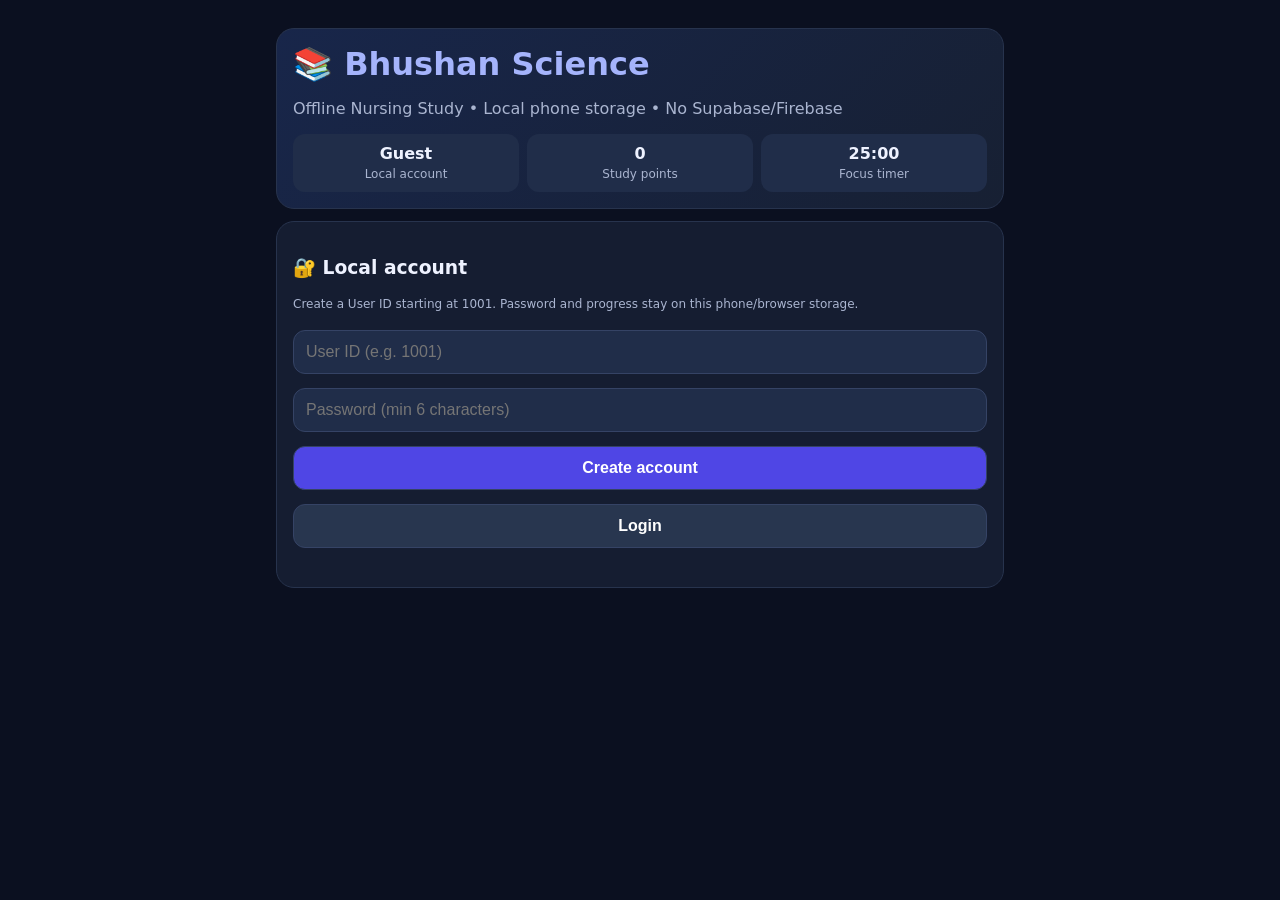
<file: android-app/app/src/main/assets/index.html>
<!doctype html>
<html lang="en"><head><meta charset="utf-8"><meta name="viewport" content="width=device-width,initial-scale=1"><meta name="theme-color" content="#0b1020"><title>Bhushan Science — Offline Nursing Study</title>
<style>
*{box-sizing:border-box}body{margin:0;background:#0b1020;color:#eef2ff;font:16px system-ui;padding:16px;max-width:760px;margin:auto}.hero,.card{background:#151d31;border:1px solid #27334d;border-radius:18px;padding:16px;margin:12px 0}.hero{background:linear-gradient(135deg,#18264a,#172033)}h1{color:#a5b4fc;margin:0}p,.muted{color:#aab5d0}.muted{font-size:12px}button,input,select{width:100%;padding:12px;border-radius:12px;border:1px solid #354365;background:#202d49;color:#fff;margin:7px 0;font-size:16px}button{background:#4f46e5;font-weight:700}.alt{background:#28364f}.stats{display:flex;gap:8px}.stats div{flex:1;text-align:center;padding:10px;background:#202d49;border-radius:12px}.hidden{display:none}.menuGrid{display:grid;grid-template-columns:repeat(2,minmax(0,1fr));gap:8px}.menuGrid button{margin:0}.page h3{margin-top:12px}.q{font-size:18px;font-weight:700}.answer{background:#263650;text-align:left}.good{color:#86efac}.bad{color:#fca5a5}
</style></head><body>
<div class="hero"><h1>📚 Bhushan Science</h1><p>Offline Nursing Study • Local phone storage • No Supabase/Firebase</p><div class="stats"><div><b id="userLabel">Guest</b><br><span class="muted">Local account</span></div><div><b id="points">0</b><br><span class="muted">Study points</span></div><div><b id="timer">25:00</b><br><span class="muted">Focus timer</span></div></div></div>
<section class="card" id="auth"><h3>🔐 Local account</h3><p class="muted">Create a User ID starting at 1001. Password and progress stay on this phone/browser storage.</p><input id="uid" placeholder="User ID (e.g. 1001)" inputmode="numeric"><input id="pass" type="password" placeholder="Password (min 6 characters)"><button onclick="signup()">Create account</button><button class="alt" onclick="login()">Login</button><p id="authMsg"></p></section>
<main id="app" class="hidden">
<section class="card page" id="homePage"><h2>🏠 Home Menu</h2><p>Choose a feature. Each feature opens on its own screen.</p><div class="menuGrid">
<button onclick="showPage('coursePage')">🎓 Course & Topics</button>
<button onclick="showPage('quizPage')">🧠 Quiz Practice</button>
<button onclick="showPage('timerPage')">⏱️ Study Timer</button>
<button onclick="showPage('aiPage')">🤖 MR. Bhushan AI</button>
<button class="alt" onclick="showPage('accountPage')">👤 Account & Progress</button>
</div></section>
<section class="card page hidden" id="coursePage"><button class="alt" onclick="showPage('homePage')">← Back to Home</button><h3>🎓 Course & Topic</h3><select id="course"><option>BSc Nursing — Semester 1</option><option>BSc Nursing — Semester 2</option><option>BSc Nursing — Semester 3</option><option>BSc Nursing — Semester 4</option><option>BSc Nursing — Semester 5</option><option>BSc Nursing — Semester 6</option><option>BSc Nursing — Semester 7</option><option>BSc Nursing — Semester 8</option><option>GNM Nursing — Year 1</option><option>GNM Nursing — Year 2</option><option>GNM Nursing — Year 3</option><option>NORCET preparation</option></select><select id="topic"></select><p class="muted">Topic-focused nursing practice. This is not an official INC question bank.</p><button onclick="showPage('quizPage');nextQ()">Start practice for selected topic</button></section>
<section class="card page hidden" id="quizPage"><button class="alt" onclick="showPage('homePage')">← Back to Home</button><h3>🧠 Nursing Quiz</h3><p id="qCount">Random/topic-wise practice</p><div class="q" id="question">Tap Start quiz to begin.</div><div id="options"></div><p id="feedback"></p><button onclick="nextQ()">Next random question</button></section>
<section class="card page hidden" id="timerPage"><button class="alt" onclick="showPage('homePage')">← Back to Home</button><h3>⏱️ Study Timer</h3><button onclick="startTimer()">Start 25-minute session</button><button class="alt" onclick="resetTimer()">Reset</button><p id="timerMsg" class="muted">Complete a focus session to earn 5 points.</p></section>
<section class="card page hidden" id="aiPage"><button class="alt" onclick="showPage('homePage')">← Back to Home</button><h3>🤖 MR. Bhushan — Offline Reply Engine</h3><p class="muted">Playful reply variations are generated locally on your device.</p><input id="prompt" placeholder="Say something to MR. Bhushan"><button onclick="reply()">Generate reply</button><p id="replyOut"></p></section>
<section class="card page hidden" id="accountPage"><button class="alt" onclick="showPage('homePage')">← Back to Home</button><h3>👤 Account & Progress</h3><p>Local User ID: <b id="accountId"></b></p><p>Total study points: <b id="accountPoints"></b></p><button class="alt" onclick="exportProgress()">Export local progress</button><button class="alt" onclick="logout()">Logout</button><p class="muted">Your account data stays in this phone/browser storage. Password storage is not encrypted in this demo.</p></section>
</main>
<script>
const topics=["Anatomy & Physiology","Fundamentals of Nursing","Nutrition","Microbiology","Psychology","Sociology","Community Health Nursing","Medical-Surgical Nursing","Pharmacology","Pathology","Child Health Nursing","Obstetric & Gynecological Nursing","Mental Health Nursing","Nursing Research","Nursing Management","First Aid & Emergency","Infection Prevention","Vital Signs","NORCET General Nursing"];
const bank=[
["Anatomy & Physiology","Which organ pumps blood through systemic circulation?","Heart",["Liver","Lung","Pancreas"],"The heart propels blood through circulation."],
["Anatomy & Physiology","What is the functional unit of the kidney?","Nephron",["Neuron","Alveolus","Osteon"],"Nephrons filter blood and form urine."],
["Fundamentals of Nursing","Which hand hygiene method is preferred when hands are visibly soiled?","Soap and water",["Alcohol hand rub only","Dry towel only","Gloves alone"],"Visible soil should be removed with soap and water."],
["Fundamentals of Nursing","What is the usual adult resting pulse range?","60–100 beats/min",["20–40 beats/min","110–150 beats/min","150–200 beats/min"],"A typical adult resting range is 60–100 bpm."],
["Nutrition","Which nutrient is the body's primary quick energy source?","Carbohydrates",["Vitamins","Minerals","Water"],"Carbohydrates are a major energy source."],
["Microbiology","Which organism type causes influenza?","Virus",["Bacterium","Fungus","Protozoan"],"Influenza is caused by influenza viruses."],
["Pharmacology","Which route delivers a medicine directly into a vein?","Intravenous",["Intramuscular","Subcutaneous","Oral"],"IV administration enters the venous circulation."],
["Community Health Nursing","Which level emphasizes preventing disease before it occurs?","Primary prevention",["Tertiary prevention","Rehabilitation only","Palliative care"],"Primary prevention aims to prevent onset."],
["Medical-Surgical Nursing","Which measurement is central to assessing oxygen saturation noninvasively?","Pulse oximetry",["Spirometry only","ECG","Glucometer"],"Pulse oximetry estimates peripheral oxygen saturation."],
["Child Health Nursing","Which growth measure is routinely plotted on a child growth chart?","Weight",["Adult shoe size","Hair length","Hand dominance"],"Weight is routinely monitored in child growth assessment."],
["Obstetric & Gynecological Nursing","Which hormone is commonly detected by pregnancy tests?","hCG",["Insulin","Thyroxine","Melatonin"],"Pregnancy tests detect human chorionic gonadotropin."],
["Mental Health Nursing","Therapeutic communication primarily uses which skill?","Active listening",["Interrupting","Judging","Changing the subject"],"Active listening helps establish therapeutic communication."],
["Pathology","Inflammation commonly includes redness, heat, swelling and what?","Pain",["Hair loss","Jaundice","Cyanosis only"],"Pain is a classic cardinal sign of inflammation."],
["First Aid & Emergency","What should a responder first ensure at an emergency scene?","Scene safety",["Crowd closer","Move every patient immediately","Give food"],"Assess scene safety before approaching."],
["Infection Prevention","What is the purpose of PPE in healthcare?","Reduce exposure to hazards",["Replace hand hygiene","Sterilize the room automatically","Treat infection"],"PPE reduces exposure risks; it does not replace hygiene."],
["Vital Signs","Which instrument measures blood pressure?","Sphygmomanometer",["Stethoscope alone","Thermometer","Pulse oximeter"],"A sphygmomanometer measures blood pressure."],
["Nursing Research","Which study design randomly assigns participants to intervention groups?","Randomized controlled trial",["Case report","Cross-sectional survey","Case series"],"Random assignment is a defining feature of an RCT."],
["Nursing Management","Delegation requires the nurse to consider what?","Patient condition and delegatee competence",["Only convenience","Only task duration","Patient room number"],"Safe delegation considers patient needs and worker competence."]
];
const openers=["Arre {x},","Well, {x},","Breaking news, {x}:","Oho {x},","Plot twist, {x}:","Sun {x},","Respectfully, {x},","Science says, {x}:"];
const middles=["focus mode activate kar; excuses ka syllabus bahut lamba hai.","ek chhota step le—progress ko bhi attendance chahiye.","question ko calmly solve kar; panic optional nahi, useful bhi nahi.","revision kar le, memory ko refresh button chahiye.","smart study kar, sirf book ko stare karna training nahi.","tu kar sakta hai; bas notification ko thoda vacation de.","chalo, dimaag ko warm-up dete hain.","consistency ka magic try kar—slow and steady bhi topper move hai."];
const endings=["Chal, next task! 📚","Ab comeback scene hai. ✨","Timer lagayein? ⏱️","No drama, just learning. 🧠","Aaj ka effort future-you ko thank karega. 🙌"];
let state=null,interval=null,left=1500,cur=null,answered=false;
function data(){return JSON.parse(localStorage.getItem("bs_users")||"{}")}function saveUsers(x){localStorage.setItem("bs_users",JSON.stringify(x))}
function signup(){let id=document.getElementById("uid").value.trim(),p=document.getElementById("pass").value;if(!/^\d{4,}$/.test(id)||+id<1001||p.length<6){msg("Use ID 1001+ (4 digits or more) and password ≥6 characters.");return}let u=data();if(u[id]){msg("ID already exists. Login instead.");return}u[id]={password:p,points:0,history:[],created:Date.now()};saveUsers(u);state=id;enter();msg("Account created locally. Keep your password safe.")}
function login(){let id=document.getElementById("uid").value.trim(),p=document.getElementById("pass").value,u=data();if(!u[id]||u[id].password!==p){msg("ID/password does not match.");return}state=id;enter()}
function msg(t){document.getElementById("authMsg").textContent=t}
function enter(){document.getElementById("auth").classList.add("hidden");document.getElementById("app").classList.remove("hidden");document.getElementById("userLabel").textContent=state;paintPoints();fillTopics();nextQ();showPage("homePage")}function showPage(id){document.querySelectorAll("#app .page").forEach(p=>p.classList.add("hidden"));document.getElementById(id).classList.remove("hidden");if(id==="accountPage"){document.getElementById("accountId").textContent=state;document.getElementById("accountPoints").textContent=data()[state].points}}
function logout(){state=null;document.getElementById("app").classList.add("hidden");document.getElementById("auth").classList.remove("hidden");document.getElementById("userLabel").textContent="Guest"}
function fillTopics(){let s=document.getElementById("topic");s.innerHTML=topics.map(x=>'<option>'+x+'</option>').join("")}
function pool(){let t=document.getElementById("topic").value;return bank.filter(q=>q[0]===t); }
function nextQ(){let arr=pool();if(!arr.length)arr=bank;cur=arr[Math.floor(Math.random()*arr.length)];answered=false;document.getElementById("question").textContent=cur[1];document.getElementById("feedback").textContent="";let opts=[cur[2],...cur[3]].sort(()=>Math.random()-.5);document.getElementById("options").innerHTML=opts.map(o=>'<button class="answer" onclick="check(\''+o.replace(/'/g,"\\'")+'\')">'+o+'</button>').join("");document.getElementById("qCount").textContent="Topic: "+cur[0]+" • Random selection"}
function check(o){if(answered)return;answered=true;let ok=o===cur[2];document.getElementById("feedback").innerHTML=(ok?'<span class="good">Correct! +1 point. </span>':'<span class="bad">Not quite. Correct answer: '+cur[2]+'. </span>')+cur[4];let u=data();u[state].points+=ok?1:0;u[state].history.push({topic:cur[0],question:cur[1],correct:ok,at:Date.now()});saveUsers(u);paintPoints()}
function paintPoints(){let u=data();document.getElementById("points").textContent=u[state].points;let ap=document.getElementById("accountPoints");if(ap)ap.textContent=u[state].points}
function startTimer(){if(interval)return;document.getElementById("timerMsg").textContent="Focus session running";interval=setInterval(()=>{left--;document.getElementById("timer").textContent=Math.floor(left/60).toString().padStart(2,"0")+":"+String(left%60).padStart(2,"0");if(left<=0){clearInterval(interval);interval=null;left=1500;let u=data();u[state].points+=5;saveUsers(u);paintPoints();document.getElementById("timerMsg").textContent="Completed! +5 points. Take a short break.";document.getElementById("timer").textContent="25:00"}},1000)}
function resetTimer(){clearInterval(interval);interval=null;left=1500;document.getElementById("timer").textContent="25:00"}
function reply(){let x=document.getElementById("prompt").value.trim()||"student";let a=openers[Math.floor(Math.random()*openers.length)].replace("{x}",x.slice(0,40));let b=middles[Math.floor(Math.random()*middles.length)],c=endings[Math.floor(Math.random()*endings.length)];document.getElementById("replyOut").textContent=a+" "+b+" "+c}
function exportProgress(){let u=data()[state];let blob=new Blob([JSON.stringify({userId:state,points:u.points,history:u.history},null,2)],{type:"application/json"});let a=document.createElement("a");a.href=URL.createObjectURL(blob);a.download="bhushan-progress-"+state+".json";a.click();URL.revokeObjectURL(a.href)}
</script></body></html>
</file>
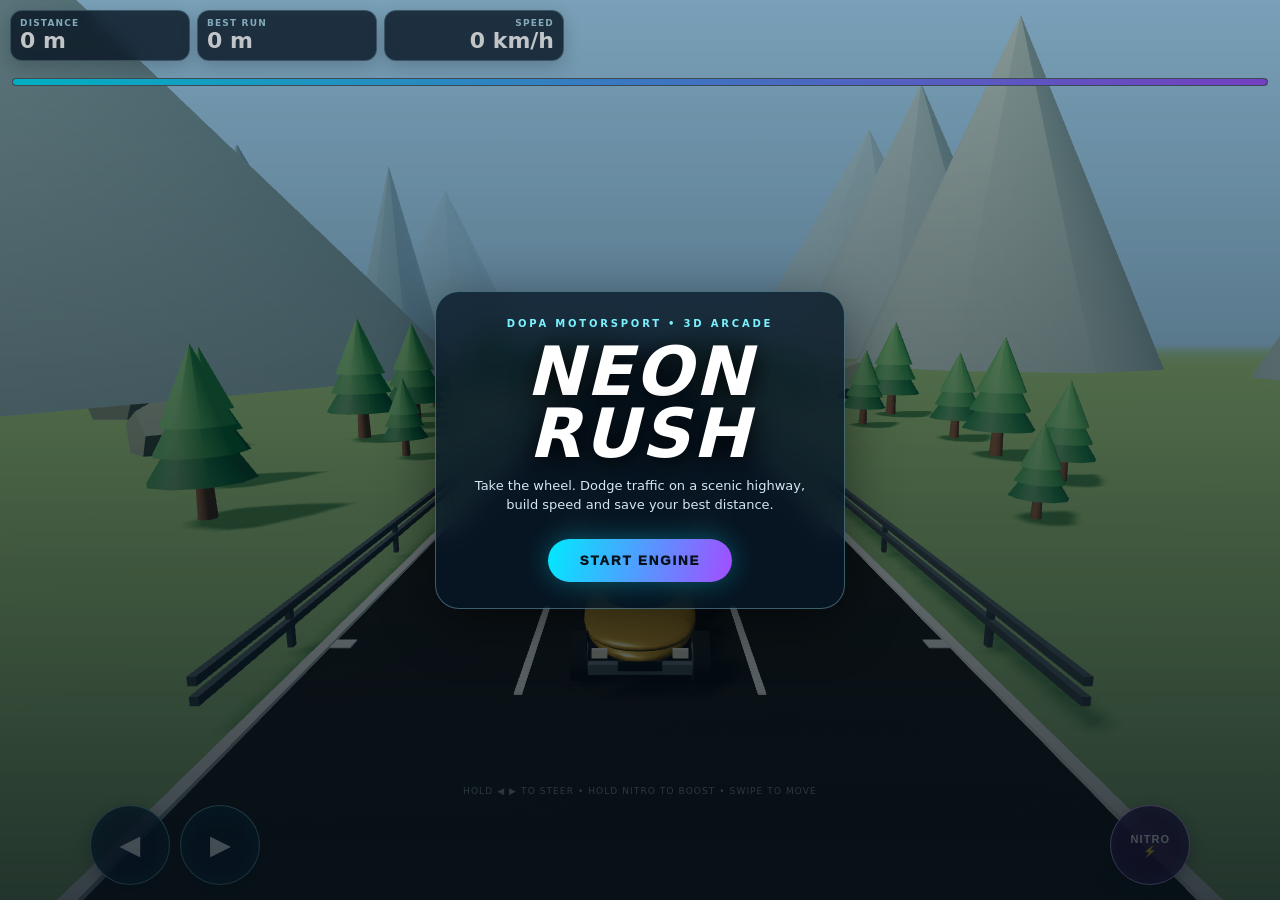
<file: webapp/dopa.html>
<!doctype html>
<html lang="en">
<head>
<meta charset="utf-8">
<meta name="viewport" content="width=device-width,initial-scale=1,maximum-scale=1,user-scalable=no,viewport-fit=cover">
<meta name="theme-color" content="#091522">
<title>DOPA • Neon Rush 3D</title>
<style>
:root{color-scheme:dark}*{box-sizing:border-box;user-select:none;-webkit-user-select:none}html,body{margin:0;width:100%;height:100%;overflow:hidden;background:#091522;color:#fff;font-family:system-ui,-apple-system,Segoe UI,Roboto,sans-serif;touch-action:none}canvas{display:block;width:100%;height:100%;outline:0}.hud{position:absolute;z-index:3;top:max(10px,env(safe-area-inset-top));left:10px;right:10px;display:flex;gap:7px;pointer-events:none}.stat{flex:1;min-width:0;padding:7px 9px;border:1px solid #b8edff48;border-radius:12px;background:#061321c9;backdrop-filter:blur(8px);box-shadow:0 5px 18px #0003}.stat small{display:block;color:#a9d9eb;font-size:9px;font-weight:900;letter-spacing:.13em}.stat b{display:block;font-size:clamp(15px,4vw,22px);font-variant-numeric:tabular-nums;white-space:nowrap}.stat:last-child{text-align:right}#nitro{position:absolute;z-index:3;top:78px;left:12px;right:12px;height:8px;border:1px solid #ffffff44;border-radius:9px;background:#10253a;overflow:hidden}#fill{height:100%;width:100%;background:linear-gradient(90deg,#00eaff,#9e50ff);box-shadow:0 0 14px #00dfff}.controls{position:absolute;z-index:4;left:0;right:0;bottom:max(15px,env(safe-area-inset-bottom));display:flex;align-items:end;justify-content:space-between;padding:0 16px;pointer-events:none}.group{display:flex;gap:10px;pointer-events:auto}.control{width:clamp(62px,17vw,80px);height:clamp(62px,17vw,80px);border:1px solid #a2efff9c;border-radius:50%;background:#06192bdc;color:#fff;font-size:25px;font-weight:900;box-shadow:inset 0 0 16px #00dfff22,0 5px 20px #0005;touch-action:none}.control.down{background:#00bde877;transform:scale(.96)}#boost{border-color:#e4a1ff;background:#321044e8;font-size:11px;letter-spacing:.1em}#tip{position:absolute;z-index:3;bottom:104px;left:0;right:0;text-align:center;color:#d7efff9c;font-size:9px;letter-spacing:.12em;pointer-events:none}#intro{position:absolute;z-index:5;inset:0;display:flex;align-items:center;justify-content:center;padding:24px;text-align:center;background:linear-gradient(180deg,#06121b38,#06121bc9)}#card{width:min(100%,410px);padding:26px 22px;border:1px solid #a2edff55;border-radius:24px;background:#071827c9;backdrop-filter:blur(12px);box-shadow:0 15px 55px #0007}#eyebrow{color:#7cf2ff;font-size:10px;font-weight:900;letter-spacing:.28em}h1{margin:12px 0;font-size:clamp(38px,11vw,68px);font-style:italic;line-height:.9;letter-spacing:.035em;text-shadow:0 5px 24px #000}#message{margin:12px auto;color:#d4e7f3;font-size:13px;line-height:1.5;max-width:340px}#start{margin-top:12px;padding:14px 32px;border:0;border-radius:32px;background:linear-gradient(105deg,#00eaff,#a34dff);color:#06111a;font-weight:1000;letter-spacing:.14em;box-shadow:0 0 26px #00dfff55;touch-action:manipulation}#flash{position:absolute;z-index:2;inset:0;pointer-events:none;opacity:0;background:radial-gradient(ellipse at center,#ffb33c55,#ff174455 65%,transparent 100%)}#flash.hit{animation:hit .42s ease-out}@keyframes hit{0%{opacity:1}100%{opacity:0}}@media(min-width:760px){.controls{padding:0 7vw}.stat{max-width:180px}}
</style>
</head>
<body>
<div class="hud"><div class="stat"><small>DISTANCE</small><b id="distance">0 m</b></div><div class="stat"><small>BEST RUN</small><b id="best">0 m</b></div><div class="stat"><small>SPEED</small><b id="speed">0 km/h</b></div></div>
<div id="nitro"><div id="fill"></div></div><div id="flash"></div>
<div id="intro"><div id="card"><div id="eyebrow">DOPA MOTORSPORT • 3D ARCADE</div><h1 id="headline">NEON<br>RUSH</h1><p id="message">Take the wheel. Dodge traffic on a scenic highway, build speed and save your best distance.</p><button id="start">START ENGINE</button></div></div>
<div class="controls"><div class="group"><button class="control" id="left" aria-label="Steer left">◀</button><button class="control" id="right" aria-label="Steer right">▶</button></div><button class="control" id="boost">NITRO<br>⚡</button></div>
<div id="tip">HOLD ◀ ▶ TO STEER • HOLD NITRO TO BOOST • SWIPE TO MOVE</div>
<script src="./three.min.js"></script>
<script>
(()=>{
'use strict';
const $=id=>document.getElementById(id);
if(!window.THREE){$('message').textContent='The local 3D engine is missing. Reinstall the latest DOPA app.';$('start').disabled=true;return}
const T=window.THREE;
let scene,camera,renderer,clock=new T.Clock(),playing=false,steer=0,steerLeft=false,steerRight=false,boost=false,playerX=0,distance=0,speed=0,nitro=100,best=0,elapsed=0,cameraShake=0;
const traffic=[],scenery=[],barrierSegments=[],sparks=[];
try{best=Number(localStorage.getItem('dopa_3d_best')||0)||0}catch(e){}
$('best').textContent=best+' m';
try{
 scene=new T.Scene();scene.background=new T.Color(0x9ac9e5);scene.fog=new T.Fog(0x9ac9e5,90,310);
 camera=new T.PerspectiveCamera(66,innerWidth/innerHeight,.1,650);camera.position.set(0,5.1,10.8);
 renderer=new T.WebGLRenderer({antialias:true,alpha:false,powerPreference:'high-performance'});
 renderer.setPixelRatio(Math.min(devicePixelRatio||1,1.5));renderer.setSize(innerWidth,innerHeight);renderer.shadowMap.enabled=true;renderer.shadowMap.type=T.PCFSoftShadowMap;renderer.outputColorSpace=T.SRGBColorSpace;renderer.toneMapping=T.ACESFilmicToneMapping;renderer.toneMappingExposure=1.12;
 document.body.insertBefore(renderer.domElement,document.body.firstChild);
}catch(err){$('message').textContent='This device could not start WebGL 3D graphics. Try a device with WebGL support.';$('start').disabled=true;return}
scene.add(new T.HemisphereLight(0xd9efff,0x536044,2.0));
const sun=new T.DirectionalLight(0xfff0d5,3.2);sun.position.set(-35,55,25);sun.castShadow=true;sun.shadow.mapSize.set(1024,1024);sun.shadow.camera.left=-48;sun.shadow.camera.right=48;sun.shadow.camera.top=72;sun.shadow.camera.bottom=-72;scene.add(sun);
const mat=(color,rough=.65,metal=0,extra={})=>new T.MeshStandardMaterial({color,roughness:rough,metalness:metal,...extra});
const asphalt=mat(0x343a40,.94),lanePaint=mat(0xf4f0dc,.58),grass=mat(0x638b50,1),rubber=mat(0x11151a,.96),chrome=mat(0xb9c7ce,.24,.82),glass=mat(0x17364a,.16,.52,{transparent:true,opacity:.92}),barrierMetal=mat(0x8798a3,.34,.78);
const box=(parent,x,y,z,sx,sy,sz,material)=>{const m=new T.Mesh(new T.BoxGeometry(sx,sy,sz),material);m.position.set(x,y,z);m.castShadow=true;m.receiveShadow=true;parent.add(m);return m};
// Procedural road grain is generated locally; no network textures are needed.
const roadCanvas=document.createElement('canvas');roadCanvas.width=roadCanvas.height=512;
const roadCtx=roadCanvas.getContext('2d');roadCtx.fillStyle='#343a40';roadCtx.fillRect(0,0,512,512);
for(let i=0;i<12000;i++){const q=40+Math.random()*55;roadCtx.fillStyle='rgba('+q+','+q+','+q+',.16)';roadCtx.fillRect(Math.random()*512,Math.random()*512,1+Math.random()*2,1+Math.random()*2)}
const roadTex=new T.CanvasTexture(roadCanvas);roadTex.wrapS=roadTex.wrapT=T.RepeatWrapping;roadTex.repeat.set(2,18);roadTex.colorSpace=T.SRGBColorSpace;asphalt.map=roadTex;asphalt.needsUpdate=true;
function buildCar(color,isPlayer){
 const g=new T.Group(),paint=mat(color,.26,.68),darkGlass=mat(0x132c3d,.16,.5),rubberMat=rubber,wheels=[];
 // Rounded body shell, bonnet, rear deck and roof.
 const shell=new T.Mesh(new T.SphereGeometry(1,28,18),paint);shell.scale.set(.91,.29,1.78);shell.position.y=.62;shell.castShadow=true;shell.receiveShadow=true;g.add(shell);
 const hood=new T.Mesh(new T.SphereGeometry(1,24,14),paint);hood.scale.set(.78,.17,.73);hood.position.set(0,.76,.98);hood.castShadow=true;g.add(hood);
 const rearDeck=new T.Mesh(new T.SphereGeometry(1,20,12),paint);rearDeck.scale.set(.78,.16,.48);rearDeck.position.set(0,.76,-1.25);g.add(rearDeck);
 const cabin=new T.Mesh(new T.SphereGeometry(1,24,16),darkGlass);cabin.scale.set(.65,.34,.82);cabin.position.set(0,.99,-.2);cabin.castShadow=true;g.add(cabin);
 box(g,0,1.22,-.22,.88,.09,.68,paint);
 // Front/rear bumpers, grille and lights.
 box(g,0,.49,1.72,1.45,.15,.12,chrome);box(g,0,.55,1.79,.62,.13,.035,mat(0x141c22,.48,.35));
 for(const x of [-.57,.57]){box(g,x,.69,1.68,.22,.12,.08,mat(0xfff4d1,.2,.15,{emissive:0x493b19}));box(g,x,.68,-1.68,.24,.13,.08,mat(0xff304c,.22,.1,{emissive:0x4a0010}))}
 // Side mirrors.
 for(const x of [-.78,.78])box(g,x,.96,-.15,.17,.11,.2,paint);
 // Four tyres with metallic hubs.
 const tyreGeo=new T.CylinderGeometry(.36,.36,.24,24),rimGeo=new T.CylinderGeometry(.205,.205,.25,20),hubGeo=new T.CylinderGeometry(.085,.085,.26,16);
 for(const x of [-.9,.9])for(const z of [-1.13,1.12]){
  const tyre=new T.Mesh(tyreGeo,rubberMat);tyre.rotation.z=Math.PI/2;tyre.position.set(x,.38,z);tyre.castShadow=true;g.add(tyre);
  const rim=new T.Mesh(rimGeo,chrome);rim.rotation.z=Math.PI/2;rim.position.copy(tyre.position);g.add(rim);
  const hub=new T.Mesh(hubGeo,mat(0x36434d,.25,.85));hub.rotation.z=Math.PI/2;hub.position.copy(tyre.position);g.add(hub);wheels.push(tyre,rim,hub);
 }
 // Rear spoiler and subtle side skirts.
 box(g,-.58,.9,-1.52,.08,.24,.08,chrome);box(g,.58,.9,-1.52,.08,.24,.08,chrome);box(g,0,1.02,-1.55,1.34,.08,.28,paint);
 box(g,0,.39,0,1.5,.09,2.5,mat(0x171d23,.78,.3));
 const flames=[];
 for(const x of [-.43,.43]){const flameMat=new T.MeshBasicMaterial({color:0x33dfff,transparent:true,opacity:.9});const flame=new T.Mesh(new T.ConeGeometry(.17,.95,10),flameMat);flame.rotation.x=-Math.PI/2;flame.position.set(x,.48,-1.92);flame.visible=false;g.add(flame);flames.push(flame)}
 if(isPlayer){
  const torso=new T.Mesh(new T.SphereGeometry(1,14,10),mat(0x253c52,.75));torso.scale.set(.2,.25,.2);torso.position.set(0,1.08,-.22);g.add(torso);
  const helmet=new T.Mesh(new T.SphereGeometry(.2,20,14),mat(0xf4c542,.28,.25));helmet.position.set(0,1.38,-.22);helmet.castShadow=true;g.add(helmet);
  const visor=new T.Mesh(new T.SphereGeometry(.145,16,10),mat(0x102a40,.12,.55));visor.scale.set(1,.55,.6);visor.position.set(0,1.39,-.075);g.add(visor);
 }
 g.userData={wheels,flames,paint};scene.add(g);return g;
}
const player=buildCar(0xffb92f,true);player.position.set(0,0,0);
const roadGroup=new T.Group();scene.add(roadGroup);
const roadGeo=new T.PlaneGeometry(10.5,280,1,40);roadGeo.rotateX(-Math.PI/2);const roadMesh=new T.Mesh(roadGeo,asphalt);roadMesh.position.z=-100;roadMesh.receiveShadow=true;roadGroup.add(roadMesh);
for(const side of [-1,1]){const edge=new T.Mesh(new T.BoxGeometry(.18,.06,280),mat(0xd1d0c5,.7));edge.position.set(side*5.2,.03,-100);roadGroup.add(edge)}
for(const lane of [-1.75,1.75])for(let i=0;i<36;i++){const mark=new T.Mesh(new T.BoxGeometry(.12,.025,3.2),lanePaint);mark.position.set(lane,.025,-i*7.5);roadGroup.add(mark)}
// Two alternating guardrail sections keep the roadside continuous while scrolling.
function makeBarrierSection(z){const group=new T.Group();for(const side of [-1,1]){
 for(let i=0;i<56;i++){const post=box(group,side*5.78,.36,-i*5,.09,.72,.12,barrierMetal);post.castShadow=true;const reflector=box(group,side*5.84,.57,-i*5,.025,.13,.035,mat(0xffd88a,.25,.05,{emissive:0x4b2b00}));}
 for(const y of [.42,.7]){const beam=new T.Mesh(new T.BoxGeometry(.12,.13,280),barrierMetal);beam.position.set(side*5.78,y,-137.5);beam.castShadow=true;group.add(beam)}
 }group.position.z=z;scene.add(group);barrierSegments.push(group)}
makeBarrierSection(0);makeBarrierSection(-280);
for(let i=0;i<40;i++)for(const side of [-1,1]){const strip=new T.Mesh(new T.BoxGeometry(.34,.025,.28),mat(0xc6c9c6,.82));strip.position.set(side*4.92,.035,-i*7.5);roadGroup.add(strip)}
const ground=new T.Mesh(new T.PlaneGeometry(800,800),grass);ground.rotation.x=-Math.PI/2;ground.position.y=-.13;ground.receiveShadow=true;scene.add(ground);
function makeTree(x,z,s){const g=new T.Group(),trunk=new T.Mesh(new T.CylinderGeometry(.13*s,.19*s,1.6*s,9),mat(0x70503a));trunk.position.y=.8*s;trunk.castShadow=true;g.add(trunk);for(let j=0;j<3;j++){const crown=new T.Mesh(new T.ConeGeometry((1.02-j*.16)*s,1.65*s,10),mat([0x286440,0x397a48,0x4b8e54][j]));crown.position.y=(1.65+j*.57)*s;crown.castShadow=true;g.add(crown)}g.position.set(x,0,z);scene.add(g);scenery.push(g)}
for(let i=0;i<58;i++){const z=-i*5-8;makeTree(-8.5-Math.random()*8,z,.65+Math.random()*1.15);makeTree(8.5+Math.random()*8,z,.65+Math.random()*1.15)}
for(let i=0;i<36;i++){const rock=new T.Mesh(new T.DodecahedronGeometry(1+Math.random()*3,0),mat(0x778477,.96));rock.position.set((Math.random()<.5?-1:1)*(17+Math.random()*35),.6,-i*13-20);rock.rotation.set(Math.random(),Math.random(),Math.random());rock.castShadow=true;scene.add(rock);scenery.push(rock)}
for(let i=0;i<20;i++){const mountain=new T.Mesh(new T.ConeGeometry(17+Math.random()*25,38+Math.random()*36,8),mat(i%2?0x819b9d:0x718c91,1));mountain.position.set((i%2?1:-1)*(48+Math.random()*75),14+Math.random()*15,-i*22-35);mountain.rotation.y=Math.random()*1.5;scene.add(mountain)}
const rivalColors=[0xe43b58,0x21ad83,0x4789df,0xe7e9ec,0xff812d,0x9256d9];
function spawnTraffic(){const lane=[-3.2,0,3.2][Math.floor(Math.random()*3)],z=-105-Math.random()*38,car=buildCar(rivalColors[Math.floor(Math.random()*rivalColors.length)],false);car.scale.setScalar(.86);car.position.set(lane,0,z);traffic.push({car,z,lane,otherSpeed:14+Math.random()*9+Math.min(elapsed*.08,8)})}
const sparkGeo=new T.SphereGeometry(.075,8,6);
function burst(){for(let i=0;i<28;i++){const material=new T.MeshBasicMaterial({color:i%3===0?0xffef86:(i%3===1?0xff8138:0x5deaff),transparent:true,opacity:1});const p=new T.Mesh(sparkGeo,material);p.position.set(player.position.x,1,0);scene.add(p);sparks.push({mesh:p,vx:(Math.random()-.5)*13,vy:Math.random()*9+1,vz:(Math.random()-.5)*10,life:.65+Math.random()*.55})}}
function endRace(){if(!playing)return;playing=false;boost=false;cameraShake=.55;burst();$('flash').classList.remove('hit');void $('flash').offsetWidth;$('flash').classList.add('hit');if(Math.floor(distance)>best){best=Math.floor(distance);try{localStorage.setItem('dopa_3d_best',String(best))}catch(e){}$('best').textContent=best+' m'}$('headline').innerHTML='RACE<br>OVER';$('message').textContent='Distance '+Math.floor(distance)+' m • Best '+best+' m';$('start').textContent='RACE AGAIN';$('intro').style.display='flex'}
function startRace(){traffic.forEach(o=>scene.remove(o.car));traffic.length=0;sparks.forEach(p=>scene.remove(p.mesh));sparks.length=0;playing=true;distance=0;elapsed=0;speed=0;nitro=100;playerX=0;steer=0;steerLeft=steerRight=boost=false;player.position.set(0,0,0);player.rotation.set(0,0,0);$('distance').textContent='0 m';$('speed').textContent='0 km/h';$('fill').style.width='100%';$('headline').innerHTML='NEON<br>RUSH';$('start').textContent='START ENGINE';$('intro').style.display='none';clock.start()}
$('start').addEventListener('click',startRace);
function refreshSteer(){steer=(steerRight?1:0)-(steerLeft?1:0)}
function holdButton(id,onDown,onUp){const b=$(id);b.addEventListener('pointerdown',e=>{e.preventDefault();if(b.setPointerCapture)b.setPointerCapture(e.pointerId);onDown();b.classList.add('down')});const release=e=>{if(e)e.preventDefault();onUp();b.classList.remove('down')};['pointerup','pointercancel','lostpointercapture'].forEach(name=>b.addEventListener(name,release))}
holdButton('left',()=>{steerLeft=true;refreshSteer()},()=>{steerLeft=false;refreshSteer()});
holdButton('right',()=>{steerRight=true;refreshSteer()},()=>{steerRight=false;refreshSteer()});
holdButton('boost',()=>{boost=true},()=>{boost=false});
addEventListener('keydown',e=>{if(e.key==='ArrowLeft'||e.key.toLowerCase()==='a'){steerLeft=true;refreshSteer()}if(e.key==='ArrowRight'||e.key.toLowerCase()==='d'){steerRight=true;refreshSteer()}if(e.key===' '||e.key==='Shift')boost=true;if(e.key==='Enter'&&!playing)startRace()});
addEventListener('keyup',e=>{if(e.key==='ArrowLeft'||e.key.toLowerCase()==='a'){steerLeft=false;refreshSteer()}if(e.key==='ArrowRight'||e.key.toLowerCase()==='d'){steerRight=false;refreshSteer()}if(e.key===' '||e.key==='Shift')boost=false});
let swipeX=null;renderer.domElement.addEventListener('pointerdown',e=>{swipeX=e.clientX});renderer.domElement.addEventListener('pointermove',e=>{if(swipeX!==null&&playing){playerX=T.MathUtils.clamp(playerX+(e.clientX-swipeX)/innerWidth*8.5,-4.3,4.3);swipeX=e.clientX}});['pointerup','pointercancel','lostpointercapture'].forEach(n=>renderer.domElement.addEventListener(n,()=>swipeX=null));
function updateSparks(dt){for(let i=sparks.length-1;i>=0;i--){const p=sparks[i];p.life-=dt;p.vy-=12*dt;p.mesh.position.x+=p.vx*dt;p.mesh.position.y+=p.vy*dt;p.mesh.position.z+=p.vz*dt;p.mesh.material.opacity=Math.max(0,p.life);if(p.life<=0){scene.remove(p.mesh);p.mesh.material.dispose();sparks.splice(i,1)}}}
function tick(){requestAnimationFrame(tick);const dt=Math.min(clock.getDelta()||.016,.05);updateSparks(dt);
 if(playing){
  elapsed+=dt;const base=28+Math.min(elapsed*.36,22),usingBoost=boost&&nitro>0;const target=base+(usingBoost?13:0);speed=T.MathUtils.lerp(speed,target,dt*1.7);
  distance+=speed*dt*.78;nitro=T.MathUtils.clamp(nitro+(usingBoost?-25:8)*dt,0,100);
  playerX=T.MathUtils.clamp(playerX+steer*dt*5.4,-4.3,4.3);player.position.x=playerX;player.rotation.z=T.MathUtils.lerp(player.rotation.z,-steer*.12,dt*6);player.rotation.y=T.MathUtils.lerp(player.rotation.y,-playerX*.025,dt*3);
  player.userData.wheels.forEach(w=>{w.rotation.x-=speed*dt*1.8});player.userData.flames.forEach(f=>{f.visible=usingBoost;f.scale.setScalar(usingBoost?.8+Math.random()*.55:.01)});
  roadGroup.position.z=(roadGroup.position.z+speed*dt)%7.5;
  barrierSegments.forEach(g=>{g.position.z+=speed*dt;if(g.position.z>18){const other=barrierSegments.find(x=>x!==g);g.position.z=other.position.z-280}});
  scenery.forEach(o=>{o.position.z+=speed*dt;if(o.position.z>18)o.position.z=-280-Math.random()*25});
  if(traffic.length<8&&Math.random()<dt*(.42+Math.min(elapsed*.012,.9)))spawnTraffic();
  for(let i=traffic.length-1;i>=0;i--){const o=traffic[i];o.z+=(speed-o.otherSpeed)*dt;o.car.position.z=o.z;o.car.userData.wheels.forEach(w=>{w.rotation.x-=o.otherSpeed*dt*1.7});if(o.z>20){scene.remove(o.car);traffic.splice(i,1);continue}if(Math.abs(o.z)<2.8&&Math.abs(o.lane-playerX)<1.72){endRace();break}}
  $('distance').textContent=Math.floor(distance)+' m';$('speed').textContent=Math.floor(speed*3.6)+' km/h';$('fill').style.width=nitro+'%';
 }
 const desiredX=player.position.x*.22;camera.position.x=T.MathUtils.lerp(camera.position.x,desiredX,dt*2.6);camera.position.y=T.MathUtils.lerp(camera.position.y,5.15+(boost?.32:0),dt*2);camera.position.z=10.8;camera.lookAt(player.position.x*.14,1.08,-13);
 if(cameraShake>0){cameraShake=Math.max(0,cameraShake-dt);camera.position.x+=(Math.random()-.5)*cameraShake;camera.position.y+=(Math.random()-.5)*cameraShake}
 renderer.render(scene,camera);
}
tick();
addEventListener('resize',()=>{camera.aspect=innerWidth/innerHeight;camera.updateProjectionMatrix();renderer.setSize(innerWidth,innerHeight);renderer.setPixelRatio(Math.min(devicePixelRatio||1,1.5))});
})();
</script>
</body></html>
</file>
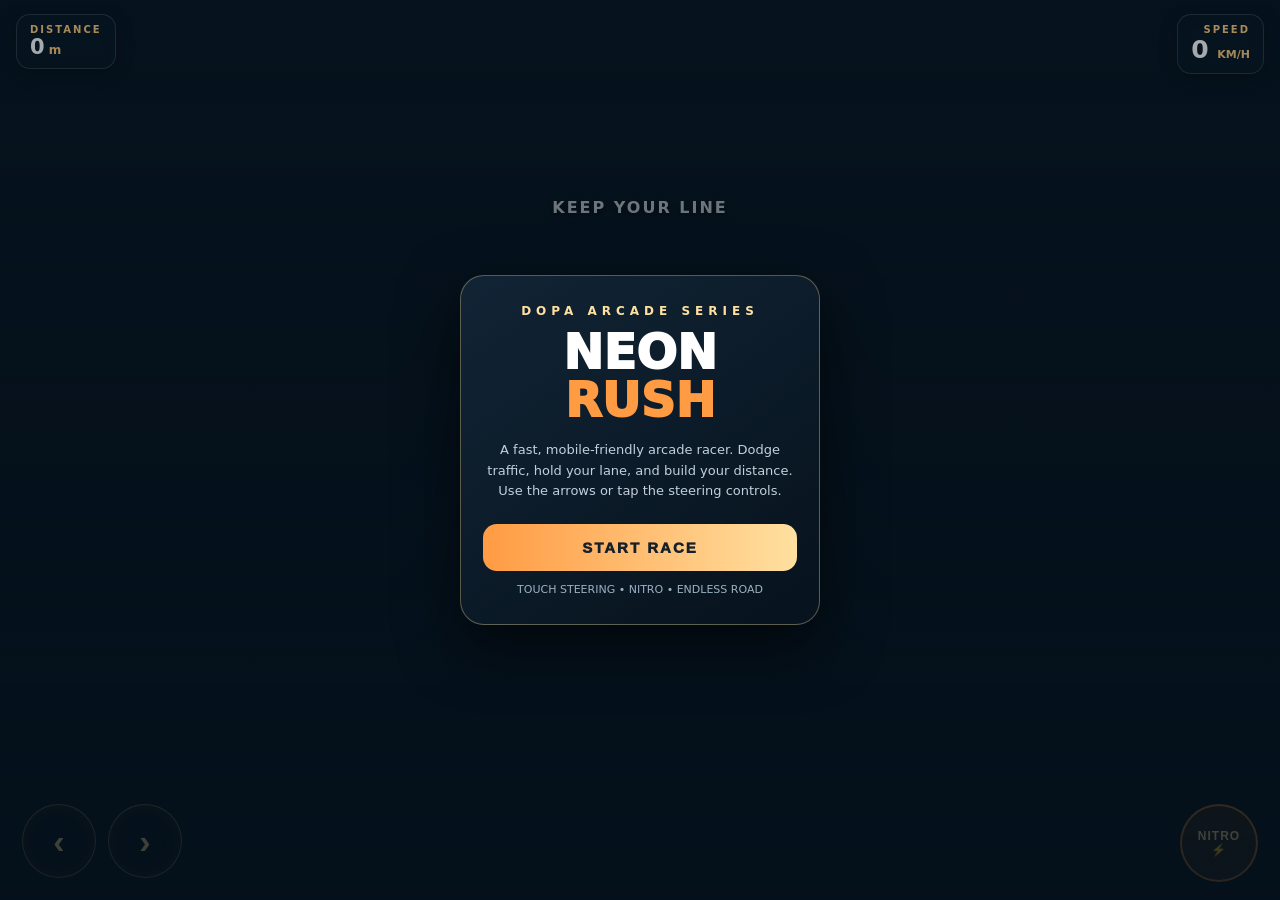
<file: dopa-racing/web/racing.html>
<!doctype html>
<html lang="en">
<head>
<meta charset="utf-8">
<meta name="viewport" content="width=device-width,initial-scale=1,maximum-scale=1,user-scalable=no">
<meta name="theme-color" content="#07131e">
<title>DOPA Racing 3D — Neon Rush</title>
<style>
:root{--gold:#ffe0a0;--orange:#ff9b43;--ink:#07131e}
*{box-sizing:border-box}html,body{margin:0;width:100%;height:100%;overflow:hidden;background:var(--ink);font-family:system-ui,-apple-system,Segoe UI,Roboto,sans-serif;touch-action:none}
canvas{display:block;width:100%;height:100%}
#hud{position:absolute;inset:0;pointer-events:none;color:#fff}
.top{display:flex;justify-content:space-between;align-items:flex-start;padding:calc(env(safe-area-inset-top) + 14px) 16px 0}
.pill{background:#081723c9;border:1px solid #ffffff26;border-radius:14px;padding:9px 13px;backdrop-filter:blur(8px);box-shadow:0 5px 18px #0005}
.small{font-size:10px;letter-spacing:2px;color:#ffcc7b;font-weight:800}.value{font-size:21px;font-weight:900;font-variant-numeric:tabular-nums}
#speed{font-size:25px}
#hint{position:absolute;top:22%;left:50%;transform:translateX(-50%);text-align:center;font-weight:800;letter-spacing:2px;text-shadow:0 2px 8px #000;opacity:.75}
#controls{position:absolute;bottom:calc(env(safe-area-inset-bottom) + 18px);left:0;right:0;display:flex;justify-content:space-between;padding:0 22px;pointer-events:auto}
.steer{width:74px;height:74px;border-radius:50%;border:1px solid #ffe0a066;background:#07131e99;color:#ffe0a0;font-size:34px;font-weight:900;box-shadow:inset 0 0 18px #ff9b4320;touch-action:none}
#boost{width:78px;height:78px;border-radius:50%;border:2px solid #ff9b43aa;background:#ff9b4324;color:#ffe0a0;font-size:12px;font-weight:900;letter-spacing:1px}
#overlay{position:absolute;inset:0;display:grid;place-items:center;background:linear-gradient(#04101a55,#04101acc);padding:20px}
.panel{max-width:360px;width:100%;text-align:center;padding:28px 22px;border:1px solid #ffe0a055;border-radius:24px;background:linear-gradient(145deg,#122638f2,#07131ef5);box-shadow:0 20px 60px #0009}
.logo{font-size:12px;letter-spacing:5px;color:var(--gold);font-weight:900}.title{font-size:clamp(32px,9vw,48px);font-weight:1000;line-height:1;color:white;margin:10px 0}.title span{color:var(--orange)}
.desc{color:#c2d0dc;font-size:13px;line-height:1.6;margin:16px 0 22px}
.action{width:100%;border:0;border-radius:14px;padding:15px;background:linear-gradient(90deg,#ff9b43,#ffe0a0);color:#17202a;font-weight:1000;letter-spacing:2px;font-size:15px}
#sub{font-size:11px;color:#9cb0c1;margin-top:12px}
.hidden{display:none!important}
</style>
</head>
<body>
<canvas id="game"></canvas>
<div id="hud">
 <div class="top">
  <div class="pill"><div class="small">DISTANCE</div><div class="value"><span id="distance">0</span><span style="font-size:12px;color:#ffcc7b"> m</span></div></div>
  <div class="pill" style="text-align:right"><div class="small">SPEED</div><div class="value" id="speed">0 <span style="font-size:11px;color:#ffcc7b">KM/H</span></div></div>
 </div>
 <div id="hint">KEEP YOUR LINE</div>
 <div id="controls">
  <div style="display:flex;gap:12px"><button class="steer" id="left" aria-label="Steer left">‹</button><button class="steer" id="right" aria-label="Steer right">›</button></div>
  <button id="boost">NITRO<br>⚡</button>
 </div>
</div>
<div id="overlay">
 <div class="panel">
  <div class="logo">DOPA ARCADE SERIES</div>
  <div class="title">NEON <span>RUSH</span></div>
  <div class="desc" id="message">A fast, mobile-friendly arcade racer. Dodge traffic, hold your lane, and build your distance. Use the arrows or tap the steering controls.</div>
  <button class="action" id="start">START RACE</button>
  <div id="sub">TOUCH STEERING • NITRO • ENDLESS ROAD</div>
 </div>
</div>
<script>
(()=>{"use strict";
const canvas=document.getElementById("game"),ctx=canvas.getContext("2d");
const $=id=>document.getElementById(id);
let W=0,H=0,dpr=1,playing=false,crashed=false,playerX=0,speed=0,baseSpeed=0.42,dist=0,score=0,spawnClock=0,nitro=0,steer=0,last=0,traffic=[],roadPhase=0;
function resize(){dpr=Math.min(window.devicePixelRatio||1,2);W=innerWidth;H=innerHeight;canvas.width=Math.floor(W*dpr);canvas.height=Math.floor(H*dpr);ctx.setTransform(dpr,0,0,dpr,0,0)}
addEventListener("resize",resize);resize();
const clamp=(v,a,b)=>Math.max(a,Math.min(b,v));
function roadAt(z){const horizon=H*.32,depth=H*.72;const y=horizon+z*z*depth;const half=W*(.08+.44*z);const curve=Math.sin(roadPhase+z*2.2)*W*.045*z;return {y,half,cx:W*.5+curve}}
function polygon(points,fill,stroke){ctx.beginPath();points.forEach((p,i)=>i?ctx.lineTo(p.x,p.y):ctx.moveTo(p.x,p.y));ctx.closePath();if(fill) {ctx.fillStyle=fill;ctx.fill()}if(stroke){ctx.strokeStyle=stroke;ctx.stroke()}}
function drawBackground(dt){const sky=ctx.createLinearGradient(0,0,0,H*.55);sky.addColorStop(0,"#081522");sky.addColorStop(.65,"#34465b");sky.addColorStop(1,"#f0a36b");ctx.fillStyle=sky;ctx.fillRect(0,0,W,H);
const sunX=W*.72,sunY=H*.25;const glow=ctx.createRadialGradient(sunX,sunY,2,sunX,sunY,W*.22);glow.addColorStop(0,"#ffe0a0aa");glow.addColorStop(1,"#ffe0a000");ctx.fillStyle=glow;ctx.fillRect(0,0,W,H*.55);
ctx.fillStyle="#162b3b";for(let i=0;i<22;i++){let x=(i/21)*W;let bh=H*(.05+((i*17)%13)/180);polygon([{x,y:H*.32},{x:x+W*.035,y:H*.32-bh},{x:x+W*.07,y:H*.32}],"#203447")}
const ground=ctx.createLinearGradient(0,H*.32,0,H);ground.addColorStop(0,"#33463b");ground.addColorStop(1,"#111f1a");ctx.fillStyle=ground;ctx.fillRect(0,H*.32,W,H*.68)}
function drawRoad(){const strips=90;for(let i=0;i<strips;i++){const z0=i/strips,z1=(i+1)/strips,a=roadAt(z0),b=roadAt(z1);const stripe=(Math.floor((dist*.06)+i/3)%2)===0;polygon([{x:a.cx-a.half,y:a.y},{x:a.cx+a.half,y:a.y},{x:b.cx+b.half,y:b.y},{x:b.cx-b.half,y:b.y}],stripe?"#343b43":"#2d343c");
const curb=stripe?"#f1d7b1":"#d25a4a";const w0=Math.max(1,W*.008*z0),w1=Math.max(1,W*.008*z1);polygon([{x:a.cx-a.half-w0,y:a.y},{x:a.cx-a.half,y:a.y},{x:b.cx-b.half,y:b.y},{x:b.cx-b.half-w1,y:b.y}],curb);polygon([{x:a.cx+a.half,y:a.y},{x:a.cx+a.half+w0,y:a.y},{x:b.cx+b.half+w1,y:b.y},{x:b.cx+b.half,y:b.y}],curb)}
for(let lane=1;lane<=2;lane++){for(let i=0;i<20;i++){let z=((i/20+dist*.018)%1);if(z<.02)continue;const a=roadAt(z),b=roadAt(Math.min(1,z+.025));const x0=a.cx-a.half+(a.half*2*lane/3),x1=b.cx-b.half+(b.half*2*lane/3);const width=Math.max(1.2,W*.004*z);polygon([{x:x0-width,y:a.y},{x:x0+width,y:a.y},{x:x1+width,y:b.y},{x:x1-width,y:b.y}], "#d6dbe0aa")}}
function carShape(x,y,w,h,color,isPlayer){ctx.save();ctx.translate(x,y);ctx.shadowColor=isPlayer?"#ff9b43":"#000";ctx.shadowBlur=isPlayer?16:6;
polygon([{x:-w*.43,y:h*.45},{x:-w*.5,y:h*.05},{x:-w*.34,y:-h*.38},{x:-w*.2,y:-h*.5},{x:w*.2,y:-h*.5},{x:w*.34,y:-h*.38},{x:w*.5,y:h*.05},{x:w*.43,y:h*.45}],color);
ctx.shadowBlur=0;polygon([{x:-w*.28,y:-h*.2},{x:-w*.18,y:-h*.4},{x:w*.18,y:-h*.4},{x:w*.28,y:-h*.2}], "#9fc1d0");polygon([{x:-w*.31,y:h*.05},{x:w*.31,y:h*.05},{x:w*.28,y:-h*.13},{x:-w*.28,y:-h*.13}],"#152c3c");
ctx.fillStyle="#ffe7b1";ctx.fillRect(-w*.38,h*.27,w*.18,h*.07);ctx.fillRect(w*.2,h*.27,w*.18,h*.07);ctx.fillStyle="#e44e45";ctx.fillRect(-w*.39,-h*.46,w*.15,h*.07);ctx.fillRect(w*.24,-h*.46,w*.15,h*.07);
ctx.fillStyle="#0b1117";ctx.fillRect(-w*.53,-h*.15,w*.12,h*.25);ctx.fillRect(w*.41,-h*.15,w*.12,h*.25);ctx.restore()}
function drawTraffic(){traffic.sort((a,b)=>a.z-b.z);for(const t of traffic){if(t.z<=0||t.z>1)continue;const p=roadAt(t.z),laneX=p.cx-p.half+p.half*2*(t.lane/3);const size=W*(.045+.11*t.z);carShape(laneX,size*.45+p.y-size*.9,size*.8,size*1.25,t.color,false)}}
function drawPlayer(){const p=roadAt(.82),x=p.cx+playerX*p.half*.82;const size=clamp(W*.2,74,118);if(nitro>0){ctx.save();ctx.globalAlpha=.8;polygon([{x:x-size*.13,y:H*.88},{x:x-size*.08,y:H*.98},{x:x,y:H*1.02},{x:x+size*.08,y:H*.98},{x:x+size*.13,y:H*.88}],"#53d9ff");ctx.restore()}carShape(x,H*.82,size,size*1.28,"#f18a35",true)}
function spawn(){const lane=Math.floor(Math.random()*3);traffic.push({lane,z:0.02,color:["#3f9ec9","#e5d5b6","#bd5c62","#73a17b","#9b87c6"][Math.floor(Math.random()*5)],speed:.18+Math.random()*.15})}
function update(dt){if(!playing)return;const boostOn=nitro>0;nitro=Math.max(0,nitro-dt);speed=clamp(speed+dt*.18,baseSpeed,boostOn?.75:.62);dist+=speed*dt*100;score=Math.floor(dist);
roadPhase+=dt*(.25+speed*.5);playerX=clamp(playerX+steer*dt*(boostOn?1.2:1.0),-1.08,1.08);
spawnClock+=dt;if(spawnClock>Math.max(.5,1.25-dist*.000015)){spawnClock=0;spawn()}
for(const t of traffic){t.z+=dt*(speed-t.speed+.25);if(t.z>.82&&t.z<.99){const lanePlayer=(playerX+1.08)/2.16*3; if(Math.abs(lanePlayer-(t.lane+.5))<.48){endRace();return}}}
traffic=traffic.filter(t=>t.z<1.15);
$("distance").textContent=score.toLocaleString();$("speed").innerHTML=Math.round(speed*260)+" <span style='font-size:11px;color:#ffcc7b'>KM/H</span>";
}
function render(dt){drawBackground(dt);drawRoad();drawTraffic();drawPlayer();const shade=ctx.createLinearGradient(0,0,0,H);shade.addColorStop(0,"#00000022");shade.addColorStop(.55,"#00000000");shade.addColorStop(1,"#00000055");ctx.fillStyle=shade;ctx.fillRect(0,0,W,H)}
function loop(now){const dt=Math.min(.04,(now-last)/1000||0);last=now;update(dt);render(dt);requestAnimationFrame(loop)}
requestAnimationFrame(loop);
function startRace(){playing=true;crashed=false;playerX=0;speed=baseSpeed;dist=0;score=0;spawnClock=0;traffic=[];nitro=0;steer=0;$("overlay").classList.add("hidden");$("hint").textContent="KEEP YOUR LINE"}
function endRace(){playing=false;crashed=true;steer=0;$("message").textContent="Race over! You covered "+score.toLocaleString()+" meters. Keep practicing your steering and try another run."; $("start").textContent="RACE AGAIN";$("overlay").classList.remove("hidden");$("hint").textContent="RACE COMPLETE"}
$("start").addEventListener("click",startRace);
function hold(btn,dir){const down=e=>{e.preventDefault();steer=dir},up=e=>{e.preventDefault();if(steer===dir)steer=0};btn.addEventListener("pointerdown",down);btn.addEventListener("pointerup",up);btn.addEventListener("pointercancel",up);btn.addEventListener("pointerleave",up)}
hold($("left"),-1);hold($("right"),1);
$("boost").addEventListener("pointerdown",e=>{e.preventDefault();nitro=2.5});
$("boost").addEventListener("pointerup",e=>e.preventDefault());
addEventListener("keydown",e=>{if(e.key==="ArrowLeft"||e.key==="a")steer=-1;if(e.key==="ArrowRight"||e.key==="d")steer=1;if(e.key===" "){nitro=2.5;e.preventDefault()}});
addEventListener("keyup",e=>{if(["ArrowLeft","a","ArrowRight","d"].includes(e.key))steer=0});
})();
</script>
</body>
</html>
</file>
